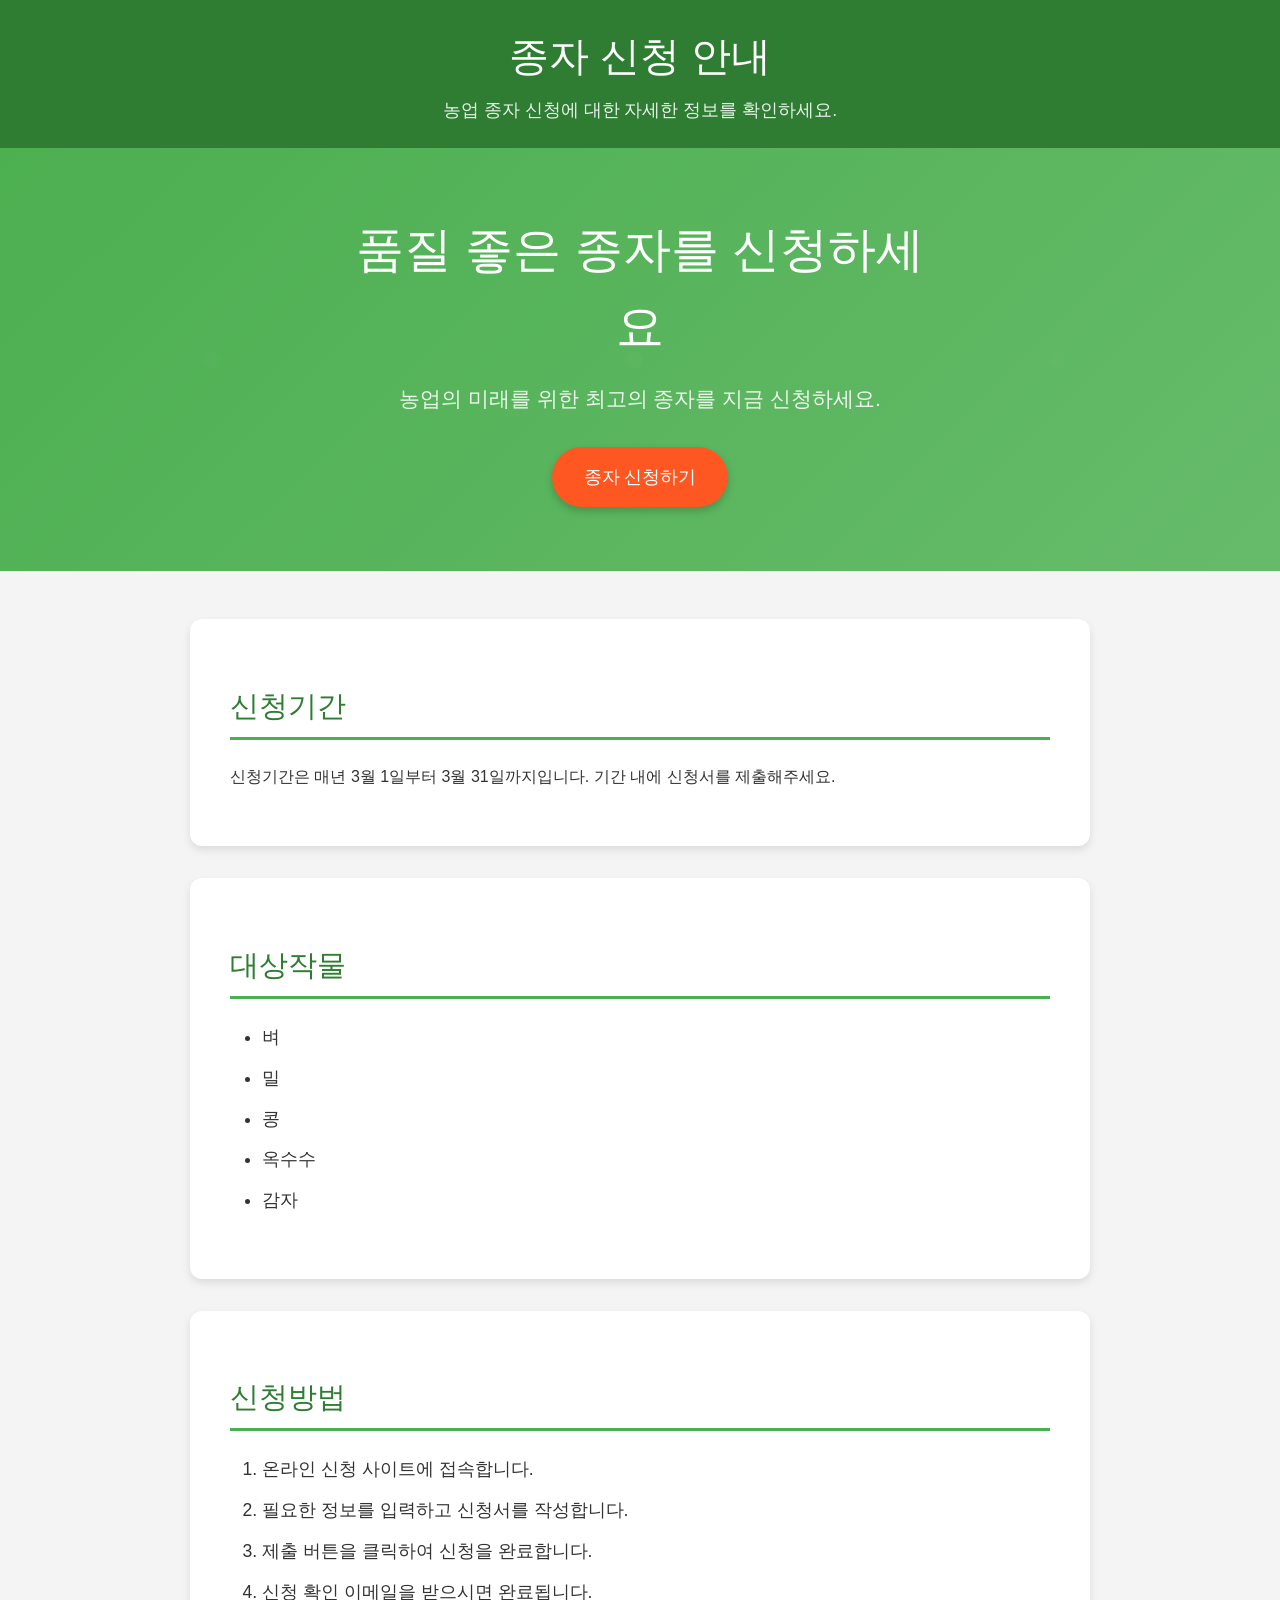
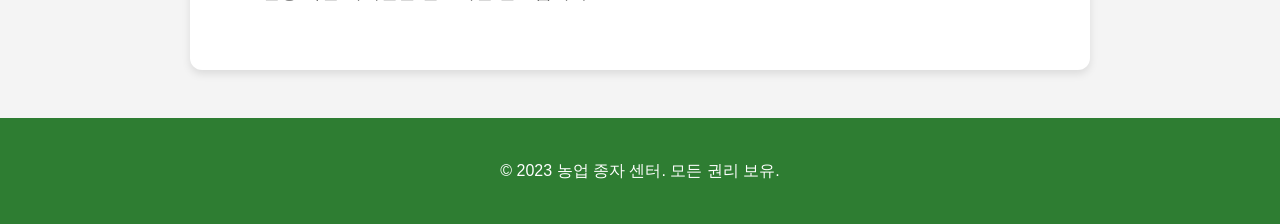
<file: index.html>
<!DOCTYPE html>
<html lang="ko">
<head>
    <meta charset="UTF-8">
    <meta name="viewport" content="width=device-width, initial-scale=1.0">
    <title>종자 신청 안내</title>
    <link rel="stylesheet" href="styles.css">
</head>
<body>
    <header>
        <h1>종자 신청 안내</h1>
        <p>농업 종자 신청에 대한 자세한 정보를 확인하세요.</p>
    </header>

    <div class="banner">
        <div class="banner-content">
            <h1>품질 좋은 종자를 신청하세요</h1>
            <p>농업의 미래를 위한 최고의 종자를 지금 신청하세요.</p>
            <a href="application-form.html" class="btn">종자 신청하기</a>
        </div>
    </div>

    <main>
        <section id="period">
            <h2>신청기간</h2>
            <p>신청기간은 매년 3월 1일부터 3월 31일까지입니다. 기간 내에 신청서를 제출해주세요.</p>
        </section>

        <section id="crops">
            <h2>대상작물</h2>
            <ul>
                <li>벼</li>
                <li>밀</li>
                <li>콩</li>
                <li>옥수수</li>
                <li>감자</li>
            </ul>
        </section>

        <section id="method">
            <h2>신청방법</h2>
            <ol>
                <li>온라인 신청 사이트에 접속합니다.</li>
                <li>필요한 정보를 입력하고 신청서를 작성합니다.</li>
                <li>제출 버튼을 클릭하여 신청을 완료합니다.</li>
                <li>신청 확인 이메일을 받으시면 완료됩니다.</li>
            </ol>
        </section>
    </main>

    <footer>
        <p>&copy; 2023 농업 종자 센터. 모든 권리 보유.</p>
    </footer>
</body>
</html>
</file>
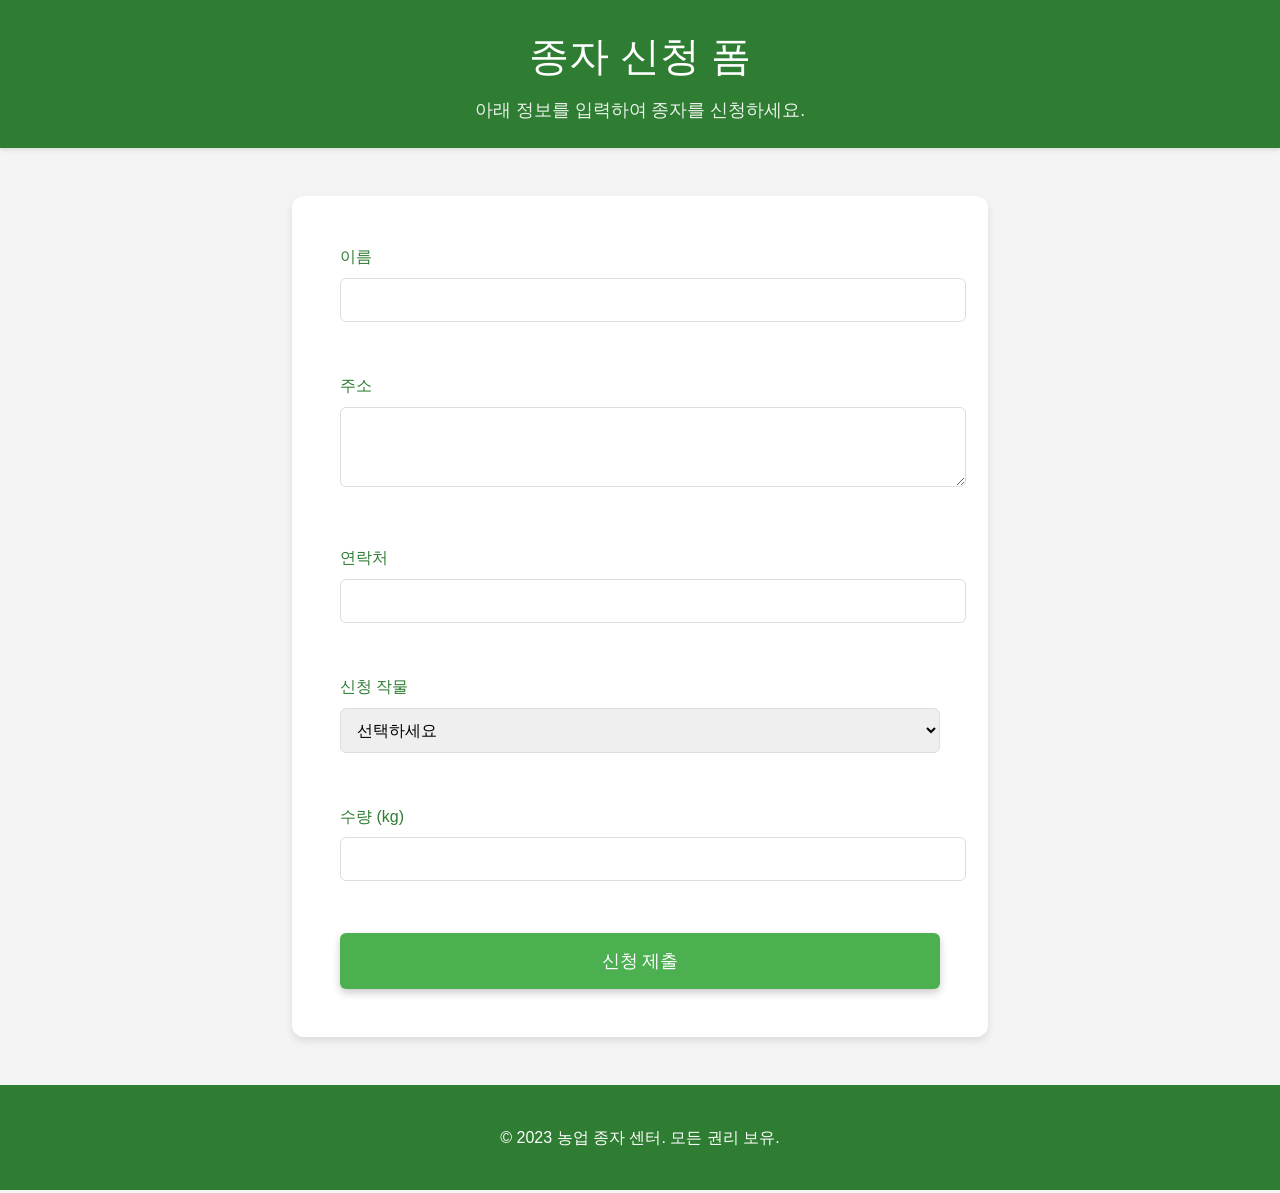
<file: application-form.html>
<!DOCTYPE html>
<html lang="ko">
<head>
    <meta charset="UTF-8">
    <meta name="viewport" content="width=device-width, initial-scale=1.0">
    <title>종자 신청 폼</title>
    <link rel="stylesheet" href="styles.css">
</head>
<body>
    <header>
        <h1>종자 신청 폼</h1>
        <p>아래 정보를 입력하여 종자를 신청하세요.</p>
    </header>

    <main>
        <section class="form-section">
            <form id="applicationForm" method="post" novalidate>
                <div class="form-group">
                    <label for="name">이름</label>
                    <input type="text" id="name" name="name" required>
                    <p class="error-message" id="nameError"></p>
                </div>

                <div class="form-group">
                    <label for="address">주소</label>
                    <textarea id="address" name="address" rows="3" required></textarea>
                    <p class="error-message" id="addressError"></p>
                </div>

                <div class="form-group">
                    <label for="phone">연락처</label>
                    <input type="tel" id="phone" name="phone" required>
                    <p class="error-message" id="phoneError"></p>
                </div>

                <div class="form-group">
                    <label for="crop">신청 작물</label>
                    <select id="crop" name="crop" required>
                        <option value="">선택하세요</option>
                        <option value="벼">벼</option>
                        <option value="밀">밀</option>
                        <option value="콩">콩</option>
                        <option value="옥수수">옥수수</option>
                        <option value="감자">감자</option>
                    </select>
                    <p class="error-message" id="cropError"></p>
                </div>

                <div class="form-group">
                    <label for="quantity">수량 (kg)</label>
                    <input type="number" id="quantity" name="quantity" min="1" required>
                    <p class="error-message" id="quantityError"></p>
                </div>

                <button type="submit" class="btn">신청 제출</button>
            </form>
        </section>
    </main>

    <footer>
        <p>&copy; 2023 농업 종자 센터. 모든 권리 보유.</p>
    </footer>

    <script>
        const form = document.getElementById('applicationForm');

        function showError(input, errorElement, message) {
            input.classList.add('input-error');
            errorElement.textContent = message;
        }

        function clearErrors(formElement) {
            formElement.querySelectorAll('.error-message').forEach(el => el.textContent = '');
            formElement.querySelectorAll('.input-error').forEach(el => el.classList.remove('input-error'));
        }

        form.addEventListener('submit', function(event) {
            event.preventDefault();
            clearErrors(form);

            const name = form.name.value.trim();
            const address = form.address.value.trim();
            const phone = form.phone.value.trim();
            const crop = form.crop.value;
            const quantity = form.quantity.value.trim();

            let valid = true;

            if (!name) {
                showError(form.name, document.getElementById('nameError'), '필수 입력 항목입니다');
                valid = false;
            }

            if (!address) {
                showError(form.address, document.getElementById('addressError'), '필수 입력 항목입니다');
                valid = false;
            }

            if (!phone) {
                showError(form.phone, document.getElementById('phoneError'), '필수 입력 항목입니다');
                valid = false;
            }

            if (!crop) {
                showError(form.crop, document.getElementById('cropError'), '필수 입력 항목입니다');
                valid = false;
            }

            if (!quantity || Number(quantity) < 1) {
                showError(form.quantity, document.getElementById('quantityError'), '필수 입력 항목입니다');
                valid = false;
            }

            if (!valid) {
                return;
            }

            const data = { name, address, phone, crop, quantity };

            fetch('https://script.google.com/macros/s/AKfycbwBf0Y3hL13sjjjyDd55EsdAwJNNsT8sQC-Mvkbkj_5nSC1olMHFoYi9wd3s21iB6bh/exec', {
                method: 'POST',
                mode: 'no-cors',
                body: JSON.stringify(data)
            })
            .then(() => {
                window.location.href = 'complete.html';
            })
            .catch(() => {
                alert('신청 중 오류가 발생했습니다. 다시 시도해주세요.');
            });
        });
    </script>
</body>
</html>
</file>
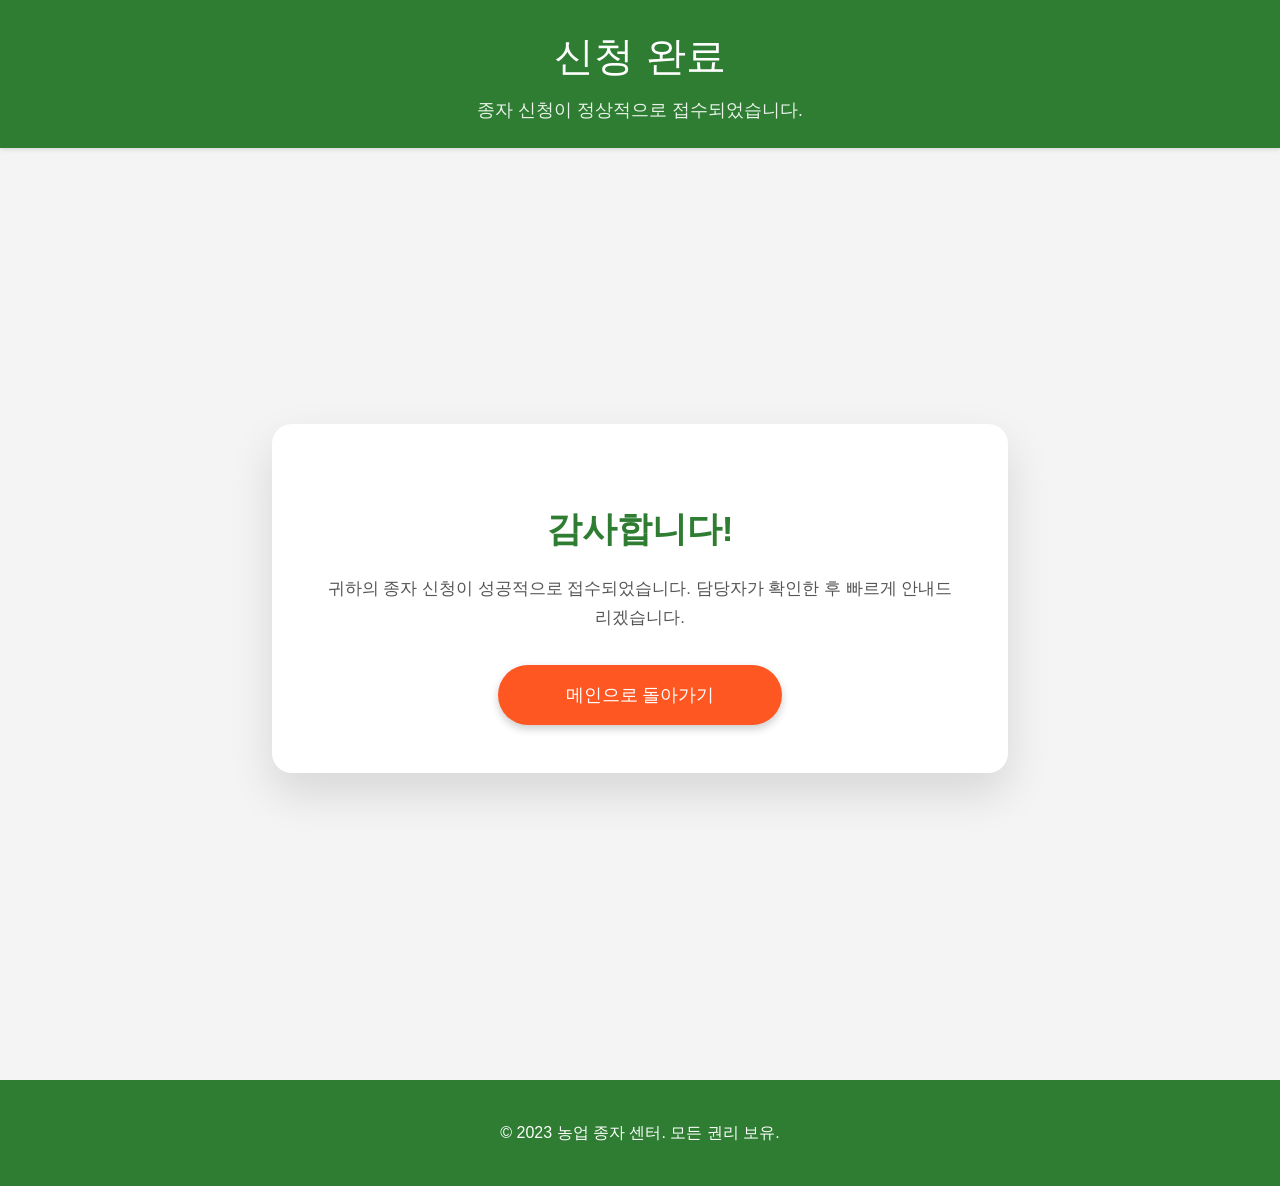
<file: complete.html>
<!DOCTYPE html>
<html lang="ko">
<head>
    <meta charset="UTF-8">
    <meta name="viewport" content="width=device-width, initial-scale=1.0">
    <title>신청 완료</title>
    <link rel="stylesheet" href="styles.css">
</head>
<body>
    <header>
        <h1>신청 완료</h1>
        <p>종자 신청이 정상적으로 접수되었습니다.</p>
    </header>

    <main class="complete-page">
        <section class="complete-card">
            <h1>감사합니다!</h1>
            <p>귀하의 종자 신청이 성공적으로 접수되었습니다. 담당자가 확인한 후 빠르게 안내드리겠습니다.</p>
            <a href="index.html" class="btn">메인으로 돌아가기</a>
        </section>
    </main>

    <footer>
        <p>&copy; 2023 농업 종자 센터. 모든 권리 보유.</p>
    </footer>
</body>
</html>
</file>
<file: styles.css>
body {
    font-family: 'Segoe UI', Tahoma, Geneva, Verdana, sans-serif;
    line-height: 1.6;
    margin: 0;
    padding: 0;
    background-color: #f4f4f4;
    color: #333;
}

header {
    background-color: #2E7D32;
    color: white;
    text-align: center;
    padding: 1.5rem 0;
    box-shadow: 0 2px 4px rgba(0,0,0,0.1);
}

header h1 {
    margin: 0;
    font-size: 2.5rem;
    font-weight: 300;
}

header p {
    font-size: 1.1rem;
    margin: 0.5rem 0 0;
    opacity: 0.9;
}

.banner {
    background: linear-gradient(135deg, #4CAF50 0%, #66BB6A 100%);
    color: white;
    text-align: center;
    padding: 4rem 2rem;
    position: relative;
    overflow: hidden;
}

.banner::before {
    content: '';
    position: absolute;
    top: 0;
    left: 0;
    right: 0;
    bottom: 0;
    background: url('data:image/svg+xml,<svg xmlns="http://www.w3.org/2000/svg" viewBox="0 0 100 100"><circle cx="50" cy="50" r="2" fill="rgba(255,255,255,0.1)"/></svg>') repeat;
    opacity: 0.1;
}

.banner-content {
    position: relative;
    z-index: 1;
    max-width: 600px;
    margin: 0 auto;
}

.banner h1 {
    font-size: 3rem;
    margin: 0 0 1rem;
    font-weight: 300;
}

.banner p {
    font-size: 1.3rem;
    margin: 0 0 2rem;
    opacity: 0.9;
}

.btn {
    display: inline-block;
    background-color: #FF5722;
    color: white;
    padding: 1rem 2rem;
    text-decoration: none;
    border-radius: 50px;
    font-size: 1.1rem;
    font-weight: 500;
    transition: all 0.3s ease;
    box-shadow: 0 4px 8px rgba(0,0,0,0.2);
}

.btn:hover {
    background-color: #E64A19;
    transform: translateY(-2px);
    box-shadow: 0 6px 12px rgba(0,0,0,0.3);
}

main {
    max-width: 900px;
    margin: 3rem auto;
    padding: 0 1rem;
}

section {
    background-color: white;
    margin-bottom: 2rem;
    padding: 2.5rem;
    border-radius: 12px;
    box-shadow: 0 4px 8px rgba(0,0,0,0.1);
    transition: transform 0.3s ease;
}

section:hover {
    transform: translateY(-5px);
}

section h2 {
    color: #2E7D32;
    border-bottom: 3px solid #4CAF50;
    padding-bottom: 0.5rem;
    margin-bottom: 1.5rem;
    font-size: 1.8rem;
    font-weight: 400;
}

ul, ol {
    margin: 1.5rem 0;
    padding-left: 2rem;
}

li {
    margin-bottom: 0.8rem;
    font-size: 1.1rem;
}

footer {
    text-align: center;
    padding: 1.5rem 0;
    background-color: #2E7D32;
    color: white;
    margin-top: 3rem;
}

/* Form Styles */
.form-section {
    max-width: 600px;
    margin: 0 auto;
    background-color: white;
    padding: 3rem;
    border-radius: 12px;
    box-shadow: 0 4px 8px rgba(0,0,0,0.1);
}

.form-group {
    margin-bottom: 1.5rem;
}

label {
    display: block;
    margin-bottom: 0.5rem;
    font-weight: 500;
    color: #2E7D32;
}

input, textarea, select {
    width: 100%;
    padding: 0.75rem;
    border: 1px solid #ddd;
    border-radius: 6px;
    font-size: 1rem;
    transition: border-color 0.3s ease;
}

input:focus, textarea:focus, select:focus {
    outline: none;
    border-color: #4CAF50;
    box-shadow: 0 0 0 2px rgba(76, 175, 80, 0.2);
}

.error-message {
    color: #d32f2f;
    font-size: 0.95rem;
    margin-top: 0.5rem;
    min-height: 1.2rem;
}

.input-error {
    border-color: #d32f2f;
}

.complete-page {
    display: flex;
    align-items: center;
    justify-content: center;
    min-height: calc(100vh - 8rem);
    padding: 2rem 1rem;
}

.complete-card {
    max-width: 640px;
    width: 100%;
    padding: 3rem;
    background: white;
    border-radius: 20px;
    box-shadow: 0 20px 45px rgba(0, 0, 0, 0.12);
    text-align: center;
}

.complete-card h1 {
    margin-bottom: 1rem;
    color: #2E7D32;
    font-size: 2.2rem;
}

.complete-card p {
    margin-bottom: 2rem;
    color: #555;
    font-size: 1.05rem;
    line-height: 1.75;
}

.complete-card .btn {
    min-width: 220px;
}

button[type="submit"] {
    width: 100%;
    padding: 1rem;
    background-color: #4CAF50;
    color: white;
    border: none;
    border-radius: 6px;
    font-size: 1.1rem;
    font-weight: 500;
    cursor: pointer;
    transition: background-color 0.3s ease;
}

button[type="submit"]:hover {
    background-color: #388E3C;
}
</file>
